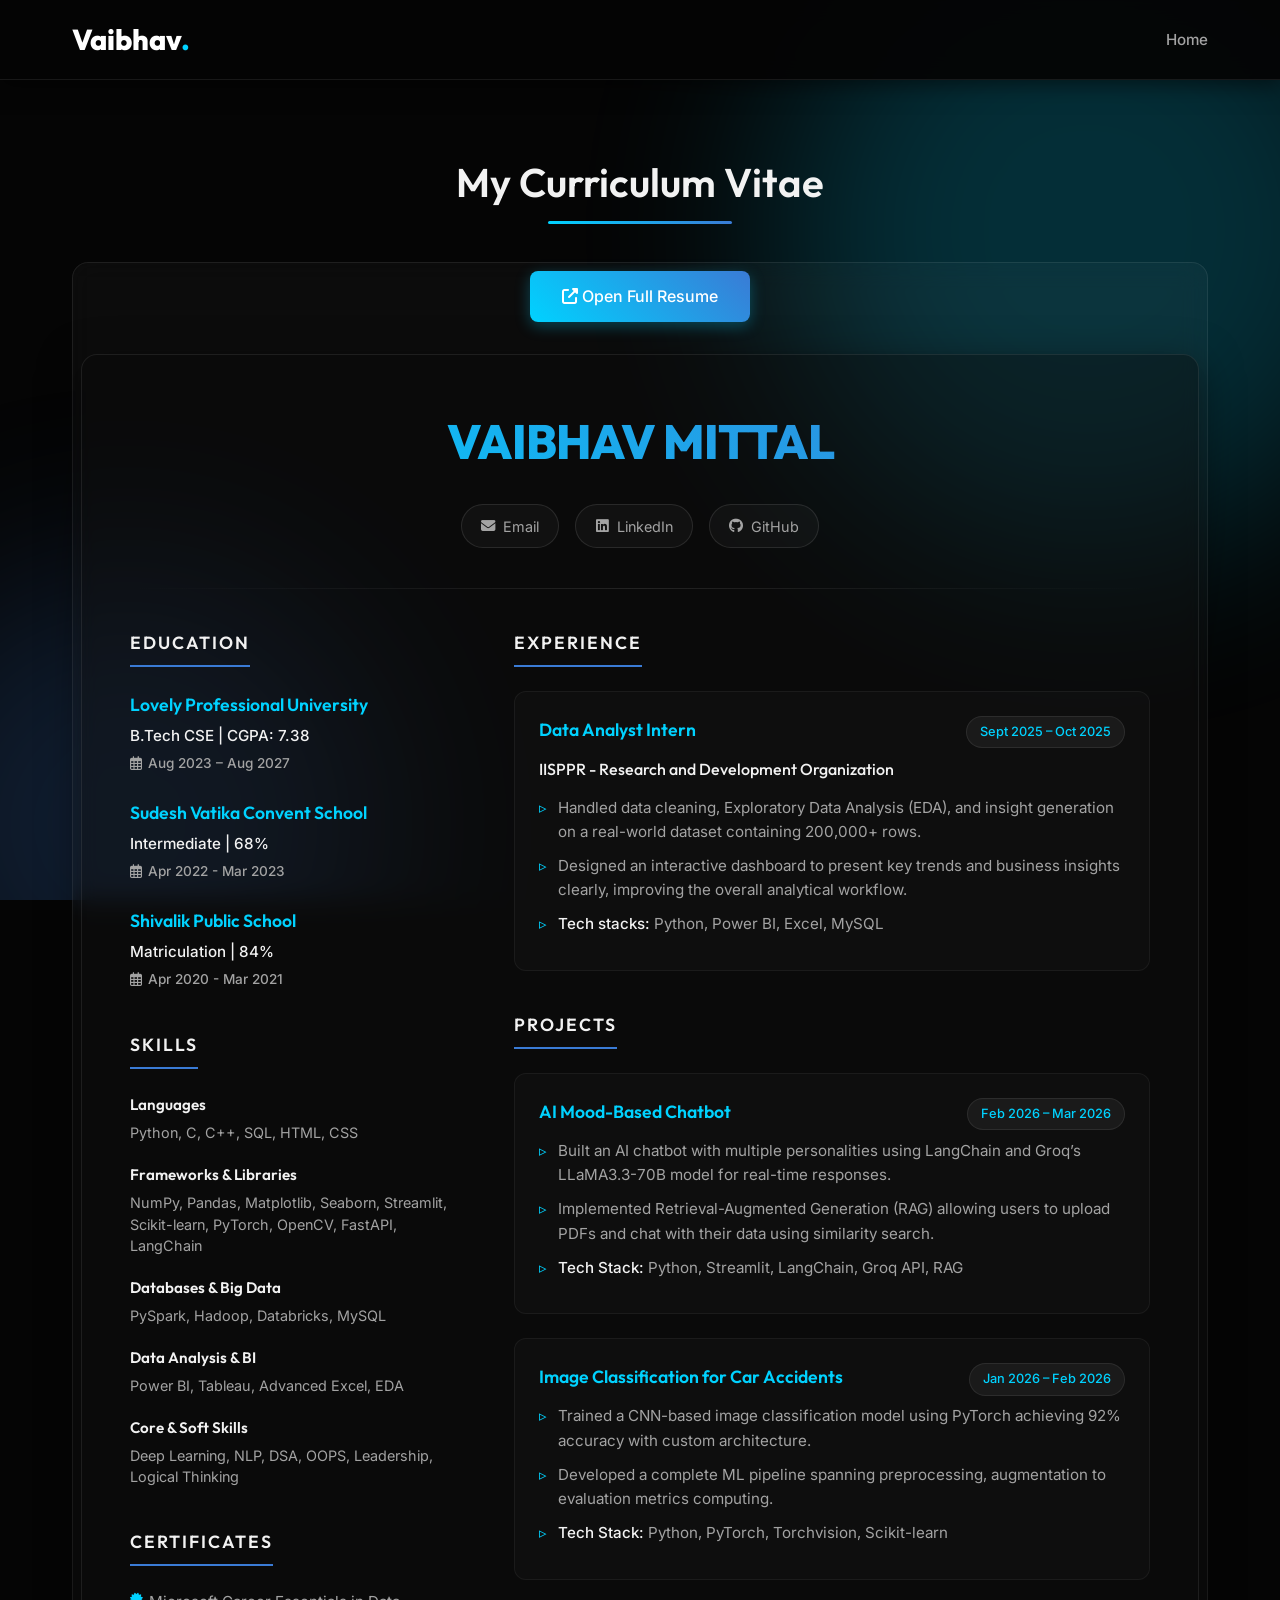
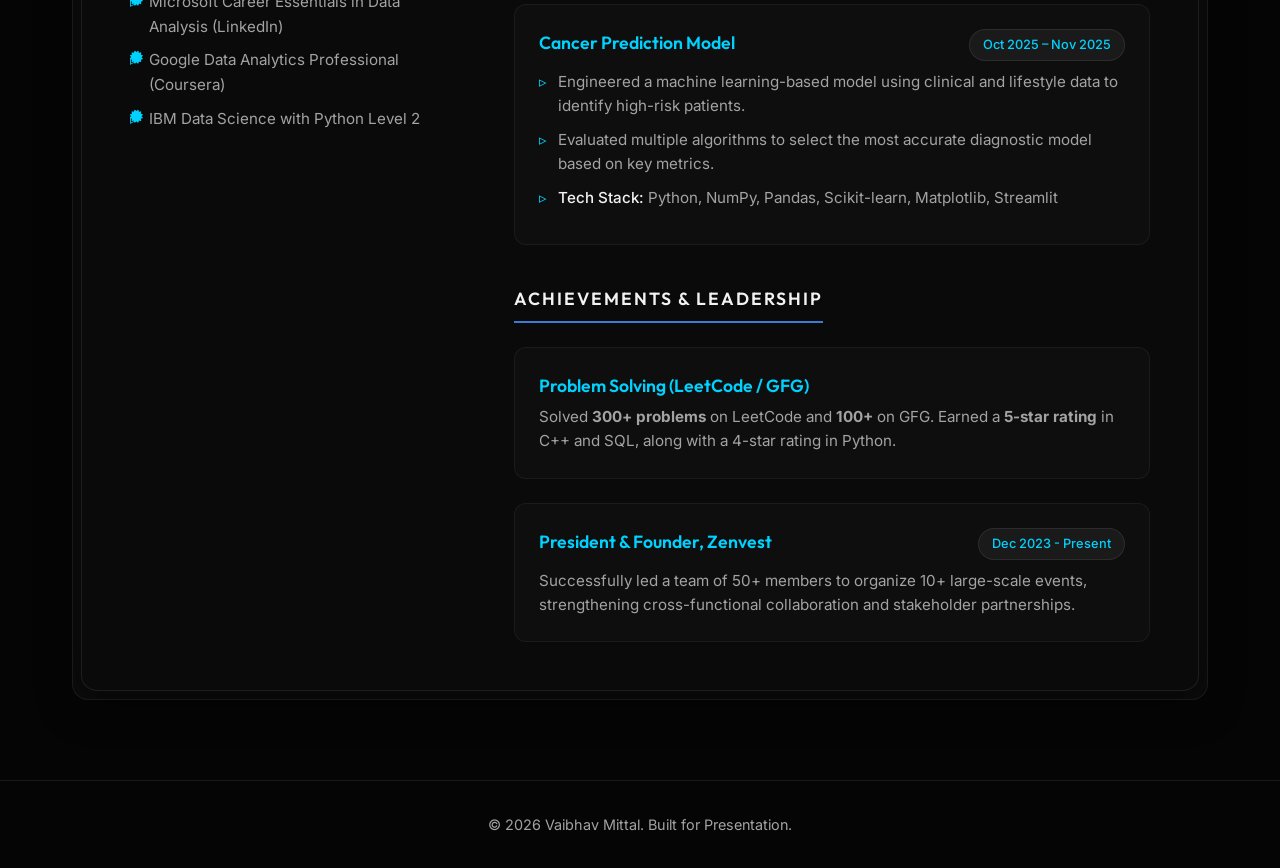
<file: resume.html>
<!DOCTYPE html>
<html lang="en">

<head>
    <meta charset="UTF-8">
    <meta name="viewport" content="width=device-width, initial-scale=1.0">
    <title>Resume | Vaibhav Mittal</title>
    <!-- Fonts -->
    <link rel="preconnect" href="https://fonts.googleapis.com">
    <link rel="preconnect" href="https://fonts.gstatic.com" crossorigin>
    <link
        href="https://fonts.googleapis.com/css2?family=Inter:wght@300;400;500&family=Outfit:wght@400;600;800&display=swap"
        rel="stylesheet">
    <!-- Icons -->
    <link rel="stylesheet" href="https://cdnjs.cloudflare.com/ajax/libs/font-awesome/6.4.0/css/all.min.css">
    <!-- Styles -->
    <link rel="stylesheet" href="style.css">
    <style>
        .resume-page-header {
            padding-top: 150px;
            padding-bottom: 2rem;
            min-height: calc(100vh - 80px);
        }

        .navbar.scrolled {
            box-shadow: 0 5px 20px rgba(0, 0, 0, 0.5);
        }
    </style>
</head>

<body>
    <div class="background-blobs">
        <div class="blob circle-1"></div>
        <div class="blob circle-2"></div>
    </div>

    <!-- Navigation -->
    <nav class="navbar relative-z scrolled"
        style="background: rgba(5, 5, 5, 0.95); box-shadow: 0 5px 20px rgba(0,0,0,0.5);">
        <div class="nav-container">
            <a href="index.html" class="logo">Vaibhav<span>.</span></a>
            <ul class="nav-links">
                <li><a href="index.html">Home</a></li>
            </ul>
        </div>
    </nav>

    <main class="relative-z resume-page-header">
        <div class="container text-center">
            <h1 class="section-title">My Curriculum Vitae</h1>

            <div class="resume-wrapper glass-card">
                <div class="resume-actions" style="margin-bottom: 2rem;">
                    <a href="Vaibhav_Mittal_Resume.pdf" class="btn btn-primary" target="_blank">
                        <i class="fas fa-external-link-alt"></i> Open Full Resume
                    </a>
                </div>
                <div class="resume-content text-left">
                    <header class="resume-header">
                        <h1 class="resume-name gradient-text">Vaibhav Mittal</h1>
                        <div class="resume-contact-pills">
                            <a href="mailto:vaibhavmittal55552@gmail.com" class="pill"><i class="fas fa-envelope"></i>
                                Email</a>
                            <a href="https://linkedin.com/in/vaibhavmittal55552" target="_blank" class="pill"><i
                                    class="fab fa-linkedin"></i> LinkedIn</a>
                            <a href="https://github.com/VaibhavMittalData" target="_blank" class="pill"><i
                                    class="fab fa-github"></i> GitHub</a>
                            <!-- Phone removed for privacy -->
                        </div>
                    </header>

                    <hr class="resume-divider">

                    <div class="resume-grid">
                        <!-- LEFT COLUMN -->
                        <aside class="resume-sidebar">
                            <!-- Education -->
                            <section class="resume-section">
                                <h2 class="resume-section-title">EDUCATION</h2>
                                <div class="resume-item">
                                    <h3 class="resume-item-title">Lovely Professional University</h3>
                                    <p class="resume-item-subtitle">B.Tech CSE | CGPA: 7.38</p>
                                    <span class="resume-date"><i class="far fa-calendar-alt"></i> Aug 2023 – Aug
                                        2027</span>
                                </div>
                                <div class="resume-item mt-3">
                                    <h3 class="resume-item-title">Sudesh Vatika Convent School</h3>
                                    <p class="resume-item-subtitle">Intermediate | 68%</p>
                                    <span class="resume-date"><i class="far fa-calendar-alt"></i> Apr 2022 - Mar
                                        2023</span>
                                </div>
                                <div class="resume-item mt-3">
                                    <h3 class="resume-item-title">Shivalik Public School</h3>
                                    <p class="resume-item-subtitle">Matriculation | 84%</p>
                                    <span class="resume-date"><i class="far fa-calendar-alt"></i> Apr 2020 - Mar
                                        2021</span>
                                </div>
                            </section>

                            <!-- Skills -->
                            <section class="resume-section">
                                <h2 class="resume-section-title">SKILLS</h2>
                                <div class="skill-group">
                                    <h4>Languages</h4>
                                    <p>Python, C, C++, SQL, HTML, CSS</p>
                                </div>
                                <div class="skill-group">
                                    <h4>Frameworks & Libraries</h4>
                                    <p>NumPy, Pandas, Matplotlib, Seaborn, Streamlit, Scikit-learn, PyTorch, OpenCV,
                                        FastAPI, LangChain</p>
                                </div>
                                <div class="skill-group">
                                    <h4>Databases & Big Data</h4>
                                    <p>PySpark, Hadoop, Databricks, MySQL</p>
                                </div>
                                <div class="skill-group">
                                    <h4>Data Analysis & BI</h4>
                                    <p>Power BI, Tableau, Advanced Excel, EDA</p>
                                </div>
                                <div class="skill-group">
                                    <h4>Core & Soft Skills</h4>
                                    <p>Deep Learning, NLP, DSA, OOPS, Leadership, Logical Thinking</p>
                                </div>
                            </section>

                            <!-- Certifications -->
                            <section class="resume-section" style="margin-bottom: 0;">
                                <h2 class="resume-section-title">CERTIFICATES</h2>
                                <ul class="resume-bullet-list">
                                    <li><i class="fas fa-certificate text-accent"></i> Microsoft Career Essentials in
                                        Data Analysis (LinkedIn)</li>
                                    <li><i class="fas fa-certificate text-accent"></i> Google Data Analytics
                                        Professional (Coursera)</li>
                                    <li><i class="fas fa-certificate text-accent"></i> IBM Data Science with Python
                                        Level 2</li>
                                </ul>
                            </section>
                        </aside>

                        <!-- RIGHT COLUMN -->
                        <div class="resume-main-col">
                            <!-- Internship -->
                            <section class="resume-section">
                                <h2 class="resume-section-title">EXPERIENCE</h2>
                                <div class="resume-item block-glass">
                                    <div class="resume-item-header-flex">
                                        <h3 class="resume-item-title">Data Analyst Intern</h3>
                                        <span class="resume-date-badge">Sept 2025 – Oct 2025</span>
                                    </div>
                                    <h4 class="resume-item-company">IISPPR - Research and Development Organization</h4>
                                    <ul class="resume-bullet-list mt-2">
                                        <li>Handled data cleaning, Exploratory Data Analysis (EDA), and insight
                                            generation on a real-world dataset containing 200,000+ rows.</li>
                                        <li>Designed an interactive dashboard to present key trends and business
                                            insights clearly, improving the overall analytical workflow.</li>
                                        <li><strong>Tech stacks:</strong> Python, Power BI, Excel, MySQL</li>
                                    </ul>
                                </div>
                            </section>

                            <!-- Projects -->
                            <section class="resume-section">
                                <h2 class="resume-section-title">PROJECTS</h2>

                                <div class="resume-item block-glass">
                                    <div class="resume-item-header-flex">
                                        <h3 class="resume-item-title">AI Mood-Based Chatbot</h3>
                                        <span class="resume-date-badge">Feb 2026 – Mar 2026</span>
                                    </div>
                                    <ul class="resume-bullet-list mt-2">
                                        <li>Built an AI chatbot with multiple personalities using LangChain and Groq’s
                                            LLaMA3.3-70B model for real-time responses.</li>
                                        <li>Implemented Retrieval-Augmented Generation (RAG) allowing users to upload
                                            PDFs and chat with their data using similarity search.</li>
                                        <li><strong>Tech Stack:</strong> Python, Streamlit, LangChain, Groq API, RAG
                                        </li>
                                    </ul>
                                </div>

                                <div class="resume-item block-glass mt-3">
                                    <div class="resume-item-header-flex">
                                        <h3 class="resume-item-title">Image Classification for Car Accidents</h3>
                                        <span class="resume-date-badge">Jan 2026 – Feb 2026</span>
                                    </div>
                                    <ul class="resume-bullet-list mt-2">
                                        <li>Trained a CNN-based image classification model using PyTorch achieving 92%
                                            accuracy with custom architecture.</li>
                                        <li>Developed a complete ML pipeline spanning preprocessing, augmentation to
                                            evaluation metrics computing.</li>
                                        <li><strong>Tech Stack:</strong> Python, PyTorch, Torchvision, Scikit-learn</li>
                                    </ul>
                                </div>

                                <div class="resume-item block-glass mt-3">
                                    <div class="resume-item-header-flex">
                                        <h3 class="resume-item-title">Cancer Prediction Model</h3>
                                        <span class="resume-date-badge">Oct 2025 – Nov 2025</span>
                                    </div>
                                    <ul class="resume-bullet-list mt-2">
                                        <li>Engineered a machine learning-based model using clinical and lifestyle data
                                            to identify high-risk patients.</li>
                                        <li>Evaluated multiple algorithms to select the most accurate diagnostic model
                                            based on key metrics.</li>
                                        <li><strong>Tech Stack:</strong> Python, NumPy, Pandas, Scikit-learn,
                                            Matplotlib, Streamlit</li>
                                    </ul>
                                </div>
                            </section>

                            <!-- Achievements -->
                            <section class="resume-section" style="margin-bottom: 0;">
                                <h2 class="resume-section-title">ACHIEVEMENTS & LEADERSHIP</h2>
                                <div class="resume-item block-glass">
                                    <h3 class="resume-item-title">Problem Solving (LeetCode / GFG)</h3>
                                    <p class="resume-text mt-1">Solved <strong>300+ problems</strong> on LeetCode and
                                        <strong>100+</strong> on GFG. Earned a <strong>5-star rating</strong> in C++ and
                                        SQL, along with a 4-star rating in Python.</p>
                                </div>
                                <div class="resume-item block-glass mt-3">
                                    <div class="resume-item-header-flex">
                                        <h3 class="resume-item-title">President & Founder, Zenvest</h3>
                                        <span class="resume-date-badge">Dec 2023 - Present</span>
                                    </div>
                                    <p class="resume-text mt-1">Successfully led a team of 50+ members to organize 10+
                                        large-scale events, strengthening cross-functional collaboration and stakeholder
                                        partnerships.</p>
                                </div>
                            </section>
                        </div>
                    </div>
                </div>
            </div>
        </div>
    </main>

    <footer class="footer mt-5">
        <p>&copy; 2026 Vaibhav Mittal. Built for Presentation.</p>
    </footer>
</body>

</html>
</file>
<file: style.css>
/* Color Palette & Variables */
:root {
    --bg-color: #050505;
    --text-primary: #f2f2f2;
    --text-secondary: #a3a3a3;
    --accent-blue: #00d2ff;
    --accent-purple: #3a7bd5;
    --glass-bg: rgba(255, 255, 255, 0.03);
    --glass-border: rgba(255, 255, 255, 0.08);
    --hover-bg: rgba(255, 255, 255, 0.07);
    --font-heading: 'Outfit', sans-serif;
    --font-body: 'Inter', sans-serif;
    --blur: blur(12px);
    --transition: all 0.3s cubic-bezier(0.25, 0.8, 0.25, 1);
}

/* Reset & Base */
* {
    margin: 0;
    padding: 0;
    box-sizing: border-box;
}

html {
    scroll-behavior: smooth;
}

body {
    background-color: var(--bg-color);
    color: var(--text-primary);
    font-family: var(--font-body);
    line-height: 1.6;
    overflow-x: hidden;
}

/* Utility Classes */
.container {
    max-width: 1200px;
    margin: 0 auto;
    padding: 0 2rem;
}

.section-spacing {
    padding: 6rem 0;
}

section {
    scroll-margin-top: 80px;
}

.relative-z {
    position: relative;
    z-index: 10;
}

.text-center {
    text-align: center;
}

.mt-3 {
    margin-top: 1.5rem;
}

.mt-4 {
    margin-top: 2rem;
}

.mt-5 {
    margin-top: 3rem;
}

/* Typography */
h1,
h2,
h3,
h4,
.logo {
    font-family: var(--font-heading);
    font-weight: 600;
}

.section-title {
    font-size: 2.5rem;
    margin-bottom: 3rem;
    position: relative;
    display: inline-block;
}

.section-title::after {
    content: '';
    position: absolute;
    bottom: -10px;
    left: 0;
    width: 50%;
    height: 3px;
    background: linear-gradient(90deg, var(--accent-blue), var(--accent-purple));
    border-radius: 5px;
}

.text-center .section-title::after {
    left: 25%;
}

.gradient-text {
    background: linear-gradient(45deg, var(--accent-blue), var(--accent-purple));
    -webkit-background-clip: text;
    -webkit-text-fill-color: transparent;
    background-clip: text;
}

.text-accent {
    color: var(--accent-blue);
}

/* Glassmorphism Classes */
.glass-card {
    background: var(--glass-bg);
    backdrop-filter: var(--blur);
    -webkit-backdrop-filter: var(--blur);
    border: 1px solid var(--glass-border);
    border-radius: 16px;
    padding: 2rem;
    transition: var(--transition);
}

.glass-card:hover {
    background: var(--hover-bg);
    border-color: rgba(255, 255, 255, 0.2);
    transform: translateY(-5px);
    box-shadow: 0 10px 30px rgba(0, 0, 0, 0.5);
}

/* Background Blobs */
.background-blobs {
    position: fixed;
    top: 0;
    left: 0;
    width: 100vw;
    height: 100vh;
    z-index: 0;
    overflow: hidden;
    pointer-events: none;
}

.blob {
    position: absolute;
    border-radius: 50%;
    filter: blur(100px);
    opacity: 0.2;
    animation: float 20s infinite alternate ease-in-out;
}

.circle-1 {
    top: -10%;
    right: -10%;
    width: 50vw;
    height: 50vw;
    background: var(--accent-blue);
}

.circle-2 {
    bottom: -20%;
    left: -10%;
    width: 40vw;
    height: 40vw;
    background: var(--accent-purple);
    animation-delay: -5s;
}

@keyframes float {
    0% {
        transform: translate(0, 0) scale(1);
    }

    100% {
        transform: translate(-50px, 50px) scale(1.1);
    }
}

/* Navbar */
.navbar {
    position: fixed;
    top: 0;
    width: 100%;
    height: 80px;
    display: flex;
    align-items: center;
    background: rgba(5, 5, 5, 0.7);
    backdrop-filter: var(--blur);
    -webkit-backdrop-filter: var(--blur);
    border-bottom: 1px solid var(--glass-border);
    transition: var(--transition);
    z-index: 1000;
}

.navbar.scrolled {
    box-shadow: 0 5px 20px rgba(0, 0, 0, 0.5);
}

.nav-container {
    width: 100%;
    max-width: 1200px;
    margin: 0 auto;
    padding: 0 2rem;
    display: flex;
    justify-content: space-between;
    align-items: center;
}

.logo {
    font-size: 1.8rem;
    color: #fff;
    text-decoration: none;
    font-weight: 800;
}

.logo span {
    color: var(--accent-blue);
}

.nav-links {
    display: flex;
    list-style: none;
    gap: 2rem;
}

.nav-links a {
    color: var(--text-secondary);
    text-decoration: none;
    font-size: 0.95rem;
    font-weight: 500;
    transition: var(--transition);
}

.nav-links a:hover,
.nav-links a.active {
    color: var(--text-primary);
}

.menu-toggle {
    display: none;
    font-size: 1.5rem;
    cursor: pointer;
    color: var(--text-primary);
}

/* Buttons */
.btn {
    display: inline-block;
    padding: 0.8rem 2rem;
    border-radius: 8px;
    font-family: var(--font-body);
    font-weight: 500;
    text-decoration: none;
    transition: var(--transition);
    cursor: pointer;
    border: none;
}

.btn-primary {
    background: linear-gradient(45deg, var(--accent-blue), var(--accent-purple));
    color: #fff;
    box-shadow: 0 4px 15px rgba(0, 210, 255, 0.3);
}

.btn-primary:hover {
    transform: translateY(-2px);
    box-shadow: 0 6px 20px rgba(0, 210, 255, 0.4);
}

.btn-outline {
    background: transparent;
    color: var(--text-primary);
    border: 1px solid rgba(255, 255, 255, 0.2);
}

.btn-outline:hover {
    background: rgba(255, 255, 255, 0.05);
    border-color: rgba(255, 255, 255, 0.4);
}

/* Hero Section */
.hero {
    min-height: 100vh;
    display: flex;
    align-items: center;
    padding-top: 80px;
}

.hero-content {
    width: 100%;
}

.hero-grid {
    display: flex;
    align-items: center;
    justify-content: space-between;
    gap: 4rem;
    width: 100%;
}

.hero-text {
    flex: 1;
    max-width: 650px;
}

.hero-image-wrapper {
    position: relative;
    width: 320px;
    height: 320px;
    display: flex;
    justify-content: center;
    align-items: center;
    flex-shrink: 0;
}

.glowing-ring {
    position: absolute;
    width: 100%;
    height: 100%;
    border-radius: 50%;
    background: linear-gradient(45deg, var(--accent-blue), var(--accent-purple));
    filter: blur(25px);
    opacity: 0.6;
    animation: pulse-ring 4s infinite alternate;
}

.hero-image-container {
    width: 100%;
    height: 100%;
    position: relative;
    z-index: 2;
    border-radius: 50%;
    background: transparent;
    padding: 8px;
    /* Gap between image and boundary */
    display: flex;
    justify-content: center;
    align-items: center;
}

.hero-image-container::before {
    content: '';
    position: absolute;
    inset: 0;
    border-radius: 50%;
    border: 4px dashed var(--accent-blue);
    border-right-color: var(--accent-purple);
    border-bottom-color: transparent;
    animation: rotate-border 10s linear infinite;
    z-index: -1;
}

.hero-image-container img {
    width: 100%;
    height: 100%;
    border-radius: 50%;
    object-fit: cover;
    object-position: center top;
    z-index: 1;
    filter: drop-shadow(0 10px 15px rgba(0, 0, 0, 0.5));
    /* Premium Studio Background */
    background:
        radial-gradient(circle at 70% 30%, rgba(0, 210, 255, 0.15) 0%, transparent 60%),
        radial-gradient(circle at 30% 70%, rgba(138, 43, 226, 0.15) 0%, transparent 60%),
        linear-gradient(145deg, #1e2235 0%, #0b0d14 100%);
}

@keyframes rotate-border {
    100% {
        transform: rotate(360deg);
    }
}

@keyframes pulse-ring {
    0% {
        transform: scale(0.9);
        opacity: 0.5;
    }

    100% {
        transform: scale(1.05);
        opacity: 0.8;
    }
}

@media (max-width: 900px) {
    .hero-grid {
        flex-direction: column-reverse;
        text-align: center;
        gap: 3rem;
    }

    .hero-actions {
        justify-content: center;
    }

    .hero-image-wrapper {
        width: 250px;
        height: 250px;
    }
}

.greeting {
    color: var(--accent-blue);
    font-family: var(--font-body);
    font-weight: 500;
    font-size: 1.1rem;
    display: block;
    margin-bottom: 1rem;
    letter-spacing: 1px;
}

.hero h1 {
    font-size: clamp(3rem, 8vw, 5rem);
    line-height: 1.1;
    margin-bottom: 1rem;
    font-weight: 800;
}

.role {
    font-size: clamp(1.5rem, 4vw, 2.5rem);
    color: var(--text-secondary);
    margin-bottom: 1.5rem;
}

.summary-text {
    font-size: 1.1rem;
    color: var(--text-secondary);
    margin-bottom: 2.5rem;
    max-width: 600px;
}

.hero-actions {
    display: flex;
    gap: 1rem;
    flex-wrap: wrap;
}

/* About Grid */
.about-grid {
    display: grid;
    grid-template-columns: 1fr;
    gap: 2rem;
}

.about-text p {
    font-size: 1.1rem;
    color: var(--text-secondary);
    margin-bottom: 1rem;
}

.about-text strong {
    color: var(--text-primary);
}

.contact-mini {
    margin-top: 2rem;
    display: flex;
    flex-direction: column;
    gap: 0.5rem;
    color: var(--text-secondary);
}

.contact-mini i {
    color: var(--accent-blue);
    width: 20px;
}

/* Skills Grid */
.skills-grid {
    display: flex;
    flex-wrap: wrap;
    justify-content: center;
    gap: 2rem;
    align-items: flex-start;
}

.skill-category {
    width: calc(50% - 1rem);
    /* Exactly 2 columns across */
    margin-bottom: 0;
    display: flex;
    flex-direction: column;
}

.card-full-width {
    width: 100%;
}

.skill-category h3 {
    font-size: 1.2rem;
    margin-bottom: 1.5rem;
    display: flex;
    justify-content: center;
    align-items: center;
    gap: 0.8rem;
}

.skill-category h3 i {
    color: var(--accent-purple);
}

.pill-container {
    display: flex;
    flex-wrap: wrap;
    justify-content: center;
    gap: 0.8rem;
}

.pill {
    background: rgba(255, 255, 255, 0.05);
    border: 1px solid rgba(255, 255, 255, 0.1);
    padding: 0.5rem 1rem;
    border-radius: 30px;
    font-size: 0.9rem;
    color: var(--text-secondary);
    transition: var(--transition);
}

.pill:hover {
    background: rgba(255, 255, 255, 0.1);
    color: var(--accent-blue);
    border-color: var(--accent-blue);
}

/* Experience */
.timeline {
    position: relative;
    max-width: 800px;
    margin: 0 auto;
}

.timeline::before {
    content: '';
    position: absolute;
    top: 0;
    left: 20px;
    height: 100%;
    width: 2px;
    background: var(--glass-border);
}

.timeline-item {
    position: relative;
    margin-left: 50px;
    margin-bottom: 2rem;
}

.timeline-item::before {
    content: '';
    position: absolute;
    left: -35px;
    top: 30px;
    width: 12px;
    height: 12px;
    border-radius: 50%;
    background: var(--accent-blue);
    box-shadow: 0 0 10px var(--accent-blue);
}

.timeline-date {
    font-family: var(--font-body);
    font-size: 0.9rem;
    color: var(--accent-purple);
    margin-bottom: 0.5rem;
    font-weight: 500;
}

.timeline-item h3 {
    font-size: 1.3rem;
    color: var(--text-primary);
}

.timeline-item h4 {
    font-size: 1rem;
    color: var(--text-secondary);
    font-weight: 400;
    margin-bottom: 1rem;
}

.timeline-item ul {
    list-style-type: none;
}

.timeline-item li {
    color: var(--text-secondary);
    font-size: 0.95rem;
    margin-bottom: 0.5rem;
    position: relative;
    padding-left: 15px;
}

.timeline-item li::before {
    content: '▹';
    position: absolute;
    left: 0;
    color: var(--accent-blue);
}

/* Projects */
.projects-grid {
    display: grid;
    grid-template-columns: repeat(auto-fit, minmax(320px, 1fr));
    gap: 2rem;
}

.project-card {
    display: flex;
    flex-direction: column;
    height: 100%;
}

.project-header {
    display: flex;
    justify-content: space-between;
    align-items: flex-start;
    margin-bottom: 1rem;
}

.project-header h3 {
    font-size: 1.3rem;
    max-width: 70%;
}

.project-date {
    font-size: 0.8rem;
    color: var(--accent-purple);
}

.project-content p {
    color: var(--text-secondary);
    font-size: 0.95rem;
    margin-bottom: 1.5rem;
    flex-grow: 1;
}

.tech-stack {
    display: flex;
    flex-wrap: wrap;
    gap: 0.5rem;
    margin-bottom: 1.5rem;
}

.tech-stack span {
    font-family: var(--font-body);
    font-size: 0.8rem;
    color: var(--text-secondary);
    background: rgba(255, 255, 255, 0.05);
    padding: 0.2rem 0.6rem;
    border-radius: 4px;
}

.github-link {
    color: var(--text-primary);
    text-decoration: none;
    font-size: 0.95rem;
    display: inline-flex;
    align-items: center;
    gap: 0.5rem;
    transition: var(--transition);
}

.github-link:hover {
    color: var(--accent-blue);
}

/* Activities & Split Grid */
.split-grid {
    display: grid;
    grid-template-columns: 1fr 1fr;
    gap: 3rem;
}

.cert-list {
    list-style: none;
    display: flex;
    flex-direction: column;
    gap: 1rem;
}

.cert-card-modern {
    display: flex;
    flex-direction: row;
    align-items: center;
    gap: 1.5rem;
    padding: 1.2rem;
    transition: var(--transition);
}

.cert-img-wrapper {
    width: 120px;
    height: 80px;
    flex-shrink: 0;
    border-radius: 8px;
    overflow: hidden;
    border: 1px solid rgba(255, 255, 255, 0.1);
    background: rgba(0, 0, 0, 0.2);
    display: flex;
    justify-content: center;
    align-items: center;
}

.cert-img-wrapper img {
    width: 100%;
    height: 100%;
    object-fit: contain;
    padding: 4px;
    transition: transform 0.4s ease;
}

.cert-card-modern:hover .cert-img-wrapper img {
    transform: scale(1.05); /* Subtle zoom on hover */
}

.cert-content {
    flex-grow: 1;
}

.cert-content h4 {
    font-size: 1.05rem;
    margin-bottom: 0.4rem;
    color: var(--text-primary);
    line-height: 1.4;
}

.cert-content .small-text {
    font-size: 0.9rem;
    color: var(--text-secondary);
}

.cert-content .small-text i {
    color: var(--accent-blue);
    margin-right: 0.4rem;
}

.extras-grid {
    display: grid;
    grid-template-columns: repeat(auto-fit, minmax(280px, 1fr));
    gap: 1.5rem;
}

.extra-card {
    text-align: center;
    padding: 1.5rem;
}

.extra-card h3 {
    font-size: 1.1rem;
    margin-bottom: 1rem;
}

.status-badge {
    display: inline-block;
    background: rgba(0, 210, 255, 0.1);
    color: var(--accent-blue);
    padding: 0.3rem 0.8rem;
    border-radius: 20px;
    font-size: 0.8rem;
    margin-bottom: 1rem;
    border: 1px solid rgba(0, 210, 255, 0.2);
}

.small-text {
    font-size: 0.85rem;
    color: var(--text-secondary);
}

/* Resume Section */
.resume-wrapper {
    padding: 0.5rem;
}

.resume-viewer {
    width: 100%;
    height: 75vh;
    min-height: 600px;
    border-radius: 12px;
    overflow: hidden;
    border: 1px solid var(--glass-border);
    background-color: #222;
}

.resume-viewer iframe {
    width: 100%;
    height: 100%;
    border: none;
    background-color: #f5f5f5;
}

/* Resume Grid Layout Styles */
.resume-content {
    background: rgba(10, 10, 10, 0.4);
    border-radius: 16px;
    padding: 3rem;
    text-align: left;
    border: 1px solid var(--glass-border);
    box-shadow: 0 10px 40px rgba(0, 0, 0, 0.5);
}

.resume-header {
    text-align: center;
    margin-bottom: 2rem;
}

.resume-name {
    font-size: 3rem;
    font-weight: 800;
    letter-spacing: -1px;
    margin-bottom: 1.5rem;
    text-transform: uppercase;
}

.resume-contact-pills {
    display: flex;
    flex-wrap: wrap;
    justify-content: center;
    gap: 1rem;
}

.resume-contact-pills .pill {
    padding: 0.6rem 1.2rem;
    background: rgba(255, 255, 255, 0.03);
    border: 1px solid rgba(255, 255, 255, 0.1);
    border-radius: 30px;
    font-size: 0.9rem;
    color: var(--text-secondary);
    text-decoration: none;
    display: inline-flex;
    align-items: center;
    gap: 0.5rem;
    transition: var(--transition);
}

.resume-contact-pills .pill:hover {
    background: rgba(255, 255, 255, 0.08);
    color: var(--accent-blue);
    border-color: var(--accent-blue);
    transform: translateY(-2px);
}

.resume-divider {
    border: none;
    height: 1px;
    background: linear-gradient(90deg, transparent, rgba(255, 255, 255, 0.1), transparent);
    margin: 2.5rem 0;
}

.resume-grid {
    display: grid;
    grid-template-columns: 320px 1fr;
    gap: 4rem;
}

.resume-section {
    margin-bottom: 2.5rem;
}

.resume-section-title {
    font-size: 1.1rem;
    color: var(--text-primary);
    text-transform: uppercase;
    letter-spacing: 2px;
    border-bottom: 2px solid var(--accent-purple);
    padding-bottom: 0.5rem;
    margin-bottom: 1.5rem;
    display: inline-block;
    font-weight: 600;
}

.resume-sidebar .resume-item {
    margin-bottom: 1.5rem;
}

.resume-item-title {
    font-size: 1.1rem;
    color: var(--accent-blue);
    font-weight: 600;
    margin-bottom: 0.3rem;
}

.resume-item-subtitle {
    font-size: 0.95rem;
    color: var(--text-primary);
    margin-bottom: 0.3rem;
    font-weight: 500;
}

.resume-date {
    font-size: 0.85rem;
    color: var(--text-secondary);
    display: flex;
    align-items: center;
    gap: 0.4rem;
    font-weight: 500;
}

.resume-date-badge {
    background: rgba(255, 255, 255, 0.05);
    color: var(--accent-blue);
    padding: 0.3rem 0.8rem;
    border-radius: 20px;
    font-size: 0.8rem;
    font-weight: 500;
    border: 1px solid rgba(255, 255, 255, 0.08);
}

.skill-group {
    margin-bottom: 1.2rem;
}

.skill-group h4 {
    font-size: 0.95rem;
    color: var(--text-primary);
    margin-bottom: 0.3rem;
    font-weight: 600;
}

.skill-group p {
    font-size: 0.9rem;
    color: var(--text-secondary);
    line-height: 1.5;
}

.resume-bullet-list {
    list-style: none;
    padding: 0;
}

.resume-bullet-list li {
    position: relative;
    padding-left: 1.2rem;
    margin-bottom: 0.6rem;
    font-size: 0.95rem;
    color: var(--text-secondary);
    line-height: 1.6;
}

.resume-bullet-list li::before {
    content: '▹';
    position: absolute;
    left: 0;
    color: var(--accent-blue);
}

.resume-bullet-list li i {
    position: absolute;
    left: 0;
    top: 4px;
    font-size: 0.8rem;
    color: var(--accent-blue);
}

.resume-bullet-list li strong {
    color: var(--text-primary);
    font-weight: 500;
}

.block-glass {
    background: rgba(255, 255, 255, 0.02);
    border: 1px solid rgba(255, 255, 255, 0.05);
    padding: 1.5rem;
    border-radius: 12px;
    transition: var(--transition);
}

.block-glass:hover {
    background: rgba(255, 255, 255, 0.04);
    border-color: rgba(255, 255, 255, 0.1);
    transform: translateY(-2px);
    box-shadow: 0 5px 20px rgba(0, 0, 0, 0.2);
}

.resume-item-header-flex {
    display: flex;
    justify-content: space-between;
    align-items: flex-start;
    margin-bottom: 0.5rem;
    flex-wrap: wrap;
    gap: 0.5rem;
}

.resume-item-company {
    font-size: 1rem;
    color: var(--text-primary);
    font-weight: 500;
    margin-bottom: 0.8rem;
}

.resume-text {
    font-size: 0.95rem;
    color: var(--text-secondary);
    line-height: 1.6;
}

@media (max-width: 900px) {
    .resume-grid {
        grid-template-columns: 1fr;
        gap: 2rem;
    }

    .resume-content {
        padding: 2rem;
    }
}

/* Contact */
.contact-subtext {
    font-size: 1.1rem;
    color: var(--text-secondary);
    max-width: 600px;
    margin: 0 auto 2rem;
}

.social-links {
    display: flex;
    justify-content: center;
    gap: 1.5rem;
    flex-wrap: wrap;
}

.social-btn {
    display: inline-flex;
    align-items: center;
    gap: 0.8rem;
    color: var(--text-primary);
    text-decoration: none;
    padding: 1rem 2rem;
    font-weight: 500;
}

.social-btn:hover {
    color: var(--accent-blue);
}

/* Footer */
.footer {
    text-align: center;
    padding: 2rem 0;
    border-top: 1px solid var(--glass-border);
    color: var(--text-secondary);
    font-size: 0.9rem;
    background: var(--bg-color);
}

/* Reveal Animations */
.reveal {
    opacity: 0;
    transform: translateY(30px);
    transition: opacity 0.8s ease, transform 0.8s ease;
}

.reveal.active {
    opacity: 1;
    transform: translateY(0);
}

/* Responsive Styles */
@media (max-width: 900px) {
    .split-grid {
        grid-template-columns: 1fr;
    }

    .skill-category {
        width: 100%;
    }
}

@media (max-width: 768px) {
    .menu-toggle {
        display: block;
    }

    .nav-links {
        position: fixed;
        top: 80px;
        right: -100%;
        height: calc(100vh - 80px);
        width: 100%;
        flex-direction: column;
        background: rgba(5, 5, 5, 0.95);
        backdrop-filter: var(--blur);
        -webkit-backdrop-filter: var(--blur);
        padding: 2rem;
        transition: 0.4s ease-in-out;
        align-items: center;
    }

    .nav-links.active {
        right: 0;
    }

    .hero h1 {
        font-size: 2.5rem;
    }

    .timeline::before {
        left: 20px;
    }

    .timeline-item {
        margin-left: 45px;
    }

    .timeline-item::before {
        left: -30px;
    }
}

/* Splash Screen */
.splash-screen {
    position: fixed;
    top: 0;
    left: 0;
    width: 100vw;
    height: 100vh;
    background-color: var(--bg-color);
    display: flex;
    justify-content: center;
    align-items: center;
    z-index: 9999;
    transition: opacity 0.8s ease, visibility 0.8s ease;
}

.splash-screen.hidden {
    opacity: 0;
    visibility: hidden;
}

.splash-logo {
    width: 250px;
    height: auto;
    border-radius: 20px;
    animation: pulse 2s infinite alternate ease-in-out;
}

@keyframes pulse {
    0% {
        transform: scale(0.95);
        opacity: 0.8;
        filter: drop-shadow(0 0 10px rgba(0, 210, 255, 0.3));
    }

    100% {
        transform: scale(1.05);
        opacity: 1;
        filter: drop-shadow(0 0 30px rgba(58, 123, 213, 0.7));
    }
}
/* Image Modal Structure */
.modal {
    display: none;
    position: fixed;
    z-index: 9999;
    left: 0;
    top: 0;
    width: 100vw;
    height: 100vh;
    background-color: rgba(0, 0, 0, 0.85);
    backdrop-filter: blur(10px);
    -webkit-backdrop-filter: blur(10px);
    justify-content: center;
    align-items: center;
    flex-direction: column;
    opacity: 0;
    transition: opacity 0.3s ease;
}
.modal.show {
    opacity: 1;
}
.modal-content {
    max-width: 90vw;
    max-height: 75vh;
    border-radius: 12px;
    box-shadow: 0 15px 45px rgba(0, 0, 0, 0.6);
    border: 1px solid var(--glass-border);
    transform: scale(0.95);
    transition: transform 0.3s ease;
    object-fit: contain;
}
.modal.show .modal-content {
    transform: scale(1);
}
#modalCaption {
    margin-top: 1.5rem;
    text-align: center;
}
.close-modal {
    position: absolute;
    top: 25px;
    right: 40px;
    color: #f1f1f1;
    font-size: 40px;
    font-weight: bold;
    cursor: pointer;
    transition: var(--transition);
    z-index: 10000;
}
.close-modal:hover,
.close-modal:focus {
    color: var(--accent-purple);
    text-decoration: none;
}
.cert-card-modern {
    cursor: pointer;
}

/* LeetCode Live Stats Card */
.leetcode-header {
    display: flex;
    justify-content: space-between;
    align-items: center;
    margin-bottom: 1.5rem;
}
.leetcode-header h3 {
    margin-bottom: 0;
    display: flex;
    align-items: center;
}
.leetcode-stats {
    display: flex;
    align-items: center;
    gap: 1.5rem;
    padding: 1rem;
    background: rgba(0, 0, 0, 0.2);
    border-radius: 12px;
    border: 1px solid rgba(255,255,255,0.05);
}
.lc-stat-circle {
    display: flex;
    flex-direction: column;
    justify-content: center;
    align-items: center;
    width: 90px;
    height: 90px;
    border-radius: 50%;
    background: conic-gradient(#ffa116 0%, #ffc01e 100%);
    box-shadow: 0 0 15px rgba(255, 161, 22, 0.2);
    flex-shrink: 0;
}
.lc-stat-circle .lc-total {
    font-size: 1.8rem;
    font-weight: 800;
    color: #1a1a1a;
    line-height: 1;
}
.lc-stat-circle .lc-label {
    font-size: 0.70rem;
    text-transform: uppercase;
    letter-spacing: 0.5px;
    color: #1a1a1a;
    font-weight: 600;
    margin-top: 2px;
}
.lc-breakdown {
    flex-grow: 1;
    display: flex;
    flex-direction: column;
    gap: 0.6rem;
}
.lc-item {
    display: flex;
    justify-content: space-between;
    padding-bottom: 5px;
    border-bottom: 1px solid rgba(255,255,255,0.1);
    font-size: 0.95rem;
}
.lc-item:last-child {
    border-bottom: none;
    padding-bottom: 0;
}
.lc-item.easy strong { color: #00b8a3; }
.lc-item.medium strong { color: #ffc01e; }
.lc-item.hard strong { color: #ff375f; }
.btn-sm {
    padding: 0.4rem 0.8rem !important;
    font-size: 0.80rem !important;
}
.loading-stats {
    width: 100%;
    text-align: center;
    color: #ffa116;
    padding: 1rem 0;
}

/* Contact Form Styling */
.contact-form-container {
    max-width: 600px;
    margin: 0 auto;
    text-align: left;
}
.glass-form {
    background: rgba(255, 255, 255, 0.03);
    backdrop-filter: blur(10px);
    border: 1px solid rgba(255, 255, 255, 0.1);
    padding: 2.5rem;
    border-radius: 16px;
    box-shadow: 0 4px 30px rgba(0, 0, 0, 0.2);
}
.form-group {
    margin-bottom: 1.5rem;
}
.form-control {
    width: 100%;
    padding: 1rem 1.2rem;
    background: rgba(0, 0, 0, 0.2);
    border: 1px solid rgba(255, 255, 255, 0.1);
    border-radius: 8px;
    color: var(--text-primary);
    font-size: 1rem;
    font-family: inherit;
    transition: all 0.3s ease;
}
.form-control::placeholder {
    color: rgba(255, 255, 255, 0.5);
}
.form-control:focus {
    outline: none;
    border-color: var(--accent-blue);
    box-shadow: 0 0 15px rgba(0, 210, 255, 0.15);
    background: rgba(0, 0, 0, 0.4);
}
.btn-submit {
    width: 100%;
    margin-top: 1rem;
    display: flex;
    justify-content: center;
    gap: 10px;
    align-items: center;
    font-size: 1.1rem;
    padding: 1rem;
}
.mb-4 {
    margin-bottom: 3rem;
}
/* Contact Grid Refactor */
.contact-form-container { max-width: 900px !important; }
.form-grid { display: grid; grid-template-columns: 1fr 1fr; gap: 1.5rem; }
.form-col { display: flex; flex-direction: column; }
.h-100 { height: 100%; }
textarea.h-100 { min-height: 235px; resize: none; }
.btn-submit.mt-4 { margin-top: 2rem; }
@media (max-width: 768px) {
    .form-grid { grid-template-columns: 1fr; }
    textarea.h-100 { min-height: 150px; }
    .form-group[style*='margin-bottom: 0'] { margin-bottom: 1.5rem !important; }
}
/* Modern Split Contact Layout */
.contact-split-grid {
    display: grid;
    grid-template-columns: 1fr 1.3fr;
    gap: 4rem;
    padding: 4rem;
    border-radius: 20px;
    background: rgba(255, 255, 255, 0.02);
    backdrop-filter: blur(10px);
    box-shadow: 0 10px 40px rgba(0, 0, 0, 0.2);
    border: 1px solid rgba(255,255,255,0.05);
    text-align: left;
}
.contact-left {
    display: flex;
    flex-direction: column;
}
.contact-heading {
    font-size: 3.5rem;
    line-height: 1.1;
    font-weight: 800;
    margin-bottom: 2rem;
    color: var(--text-primary);
    text-transform: lowercase;
}
.contact-body {
    font-size: 1.05rem;
    color: var(--text-secondary);
    line-height: 1.6;
}
.contact-info-item:hover, .contact-info-item:hover i {
    color: var(--accent-blue) !important;
}
.form-input {
    width: 100%;
    padding: 1.2rem 1.2rem;
    background: rgba(0, 0, 0, 0.3);
    border: 1px solid rgba(255,255,255,0.1);
    border-radius: 6px;
    color: var(--text-primary);
    font-size: 0.95rem;
    transition: all 0.3s;
}
.form-input::placeholder {
    color: rgba(255,255,255,0.4);
}
.form-input:focus {
    outline: none;
    border-color: var(--accent-blue);
    background: rgba(0, 0, 0, 0.5);
    box-shadow: 0 0 15px rgba(0, 210, 255, 0.1);
}
.btn-submit-modern {
    width: 100%;
    padding: 1.2rem;
    background: var(--text-primary);
    color: #000;
    font-weight: 800;
    text-transform: uppercase;
    letter-spacing: 2px;
    border: none;
    border-radius: 6px;
    cursor: pointer;
    transition: all 0.3s;
    margin-top: 1rem;
}
.btn-submit-modern:hover {
    background: var(--accent-blue);
    color: #fff;
    transform: translateY(-2px);
    box-shadow: 0 5px 20px rgba(0, 210, 255, 0.3);
}

@media (max-width: 900px) {
    .contact-split-grid {
        grid-template-columns: 1fr;
        padding: 2rem;
        gap: 3rem;
    }
    .contact-heading {
        font-size: 3rem;
    }
}
@media (max-width: 500px) {
    .form-row {
        flex-direction: column !important;
        gap: 15px !important;
    }
}
/* Unified Split Grid Restyling */
.section-heading-split {
    margin-bottom: 2rem;
}
.section-heading-split .section-title {
    font-size: 2rem;
    font-weight: 800;
    margin-bottom: 5px;
    color: #f8fafc;
    text-align: left;
}
.heading-line {
    height: 4px;
    width: 200px;
    background: linear-gradient(90deg, #0ea5e9, transparent);
    border-radius: 2px;
}
.dark-card {
    background: #0f172a;
    border: 1px solid rgba(255,255,255,0.05);
    border-radius: 12px;
    padding: 1.5rem;
    transition: transform 0.3s, box-shadow 0.3s;
    text-align: left;
    margin-bottom: 1rem;
}
.dark-card:hover {
    transform: translateY(-5px);
    box-shadow: 0 10px 30px rgba(0,0,0,0.5);
    border-color: rgba(255,255,255,0.1);
}
.cert-card-modern {
    display: flex;
    align-items: center;
    gap: 1.5rem;
    padding: 1.2rem;
    cursor: pointer;
}
.cert-img-wrapper {
    width: 100px;
    height: 70px;
    background: #f8fafc;
    border-radius: 8px;
    padding: 10px;
    display: flex;
    align-items: center;
    justify-content: center;
    overflow: hidden;
    flex-shrink: 0;
}
.cert-img-wrapper img {
    max-width: 100%;
    max-height: 100%;
    object-fit: contain;
}
.cert-content h4 {
    font-size: 1.1rem;
    color: #f8fafc;
    margin-bottom: 0.3rem;
    font-weight: 700;
    margin-top: 0;
}
.cert-content p {
    color: #94a3b8;
    margin: 0;
}
.btn-outline-small {
    padding: 0.5rem 1rem;
    border: 1px solid rgba(255,255,255,0.2);
    border-radius: 8px;
    color: #f8fafc;
    text-decoration: none;
    font-size: 0.85rem;
    font-weight: 600;
    transition: all 0.3s;
}
.btn-outline-small:hover {
    background: rgba(255,255,255,0.1);
}
.leetcode-stats-dark {
    background: rgba(255,255,255,0.02);
    border-radius: 12px;
    padding: 1.5rem;
    display: flex;
    align-items: center;
    gap: 2.5rem;
    margin-top: 1.5rem;
    border: 1px solid rgba(255,255,255,0.05);
}

/* LeetCode JS Injection Target Overrides */
.lc-stat-circle {
    box-shadow: none !important;
}
.lc-stat-circle .lc-total { font-weight: 900 !important; color: #1e293b !important; }


/* LeetCode Custom Stats UI */
.leetcode-stats-dark {
    background: #0f172a !important; /* Extremely dark blue/black */
    border: 1px solid rgba(255,255,255,0.05) !important;
    border-radius: 16px;
    padding: 2.5rem 3rem !important;
    display: flex;
    flex-direction: column;
    gap: 3.5rem;
    width: 100%;
    transition: transform 0.3s, box-shadow 0.3s;
}
.leetcode-stats-dark:hover {
    transform: translateY(-5px);
    box-shadow: 0 10px 30px rgba(0,0,0,0.5);
    border-color: rgba(255,255,255,0.1) !important;
}
.lc-top-row {
    display: flex;
    justify-content: space-between;
    align-items: flex-start;
    width: 100%;
}
.lc-profile-info {
    display: flex;
    align-items: flex-start;
    gap: 1.2rem;
}
.lc-logo-icon {
    color: #ffa116;
    font-size: 2.8rem;
    margin-top: 5px;
}
.lc-header-title {
    color: #f8fafc;
    font-size: 1.3rem;
    font-weight: 700;
    margin: 0 0 0.5rem 0;
    line-height: 1.4;
}
.status-dot {
    display: inline-block;
    width: 8px;
    height: 8px;
    background: #22c55e;
    border-radius: 50%;
    margin-right: 6px;
    box-shadow: 0 0 8px rgba(34,197,94,0.6);
}
.lc-profile-link {
    color: #94a3b8;
    font-size: 0.95rem;
    text-decoration: underline;
    text-decoration-color: rgba(148,163,184,0.4);
    transition: color 0.3s;
}
.lc-profile-link:hover { color: #f8fafc; }
.lc-total-box {
    text-align: right;
    display: flex;
    flex-direction: column;
}
.lc-big-number {
    font-size: 3rem;
    font-weight: 800;
    color: #f8fafc;
    line-height: 1;
}
.lc-solved-text {
    font-size: 1.1rem;
    color: #f8fafc;
    margin-top: 6px;
}
.lc-rings-row {
    display: flex;
    justify-content: space-around;
    width: 100%;
    padding: 0 2rem;
}
.lc-ring {
    width: 110px;
    height: 110px;
    border-radius: 50%;
    display: flex;
    flex-direction: column;
    justify-content: center;
    align-items: center;
    background: #0f172a;
    position: relative;
    border: 5px solid transparent;
}
.easy-ring { border-color: #00b8a3; box-shadow: inset 0 0 20px rgba(0,184,163,0.15), 0 0 20px rgba(0,184,163,0.2); }
.medium-ring { border-color: #ffc01e; box-shadow: inset 0 0 20px rgba(255,192,30,0.15), 0 0 20px rgba(255,192,30,0.2); }
.hard-ring { border-color: #ef4444; box-shadow: inset 0 0 20px rgba(239,68,68,0.15), 0 0 20px rgba(239,68,68,0.2); }
.ring-label {
    font-size: 0.8rem;
    color: #94a3b8;
    margin-bottom: 3px;
}
.ring-num {
    font-size: 1.5rem;
    font-weight: 700;
    color: #f8fafc;
    line-height: 1;
}
@media (max-width: 768px) {
    .lc-top-row { flex-direction: column; align-items: flex-start; gap: 2rem; }
    .lc-total-box { text-align: left; }
    .lc-rings-row { flex-direction: column; align-items: center; gap: 2.5rem; padding: 0; }
    .leetcode-stats-dark { padding: 1.5rem !important; gap: 2.5rem; }
}


/* Custom About Section Pilled Tags */
.skill-pill-outline {
    border: 1px solid rgba(255, 255, 255, 0.1);
    background: transparent;
    color: #94a3b8;
    padding: 0.5rem 1.2rem;
    border-radius: 50px;
    font-size: 0.85rem;
    font-weight: 500;
    transition: all 0.3s ease;
    cursor: default;
}
.skill-pill-outline:hover {
    border-color: rgba(14, 165, 233, 0.5);
    color: #f8fafc;
    background: rgba(14, 165, 233, 0.05);
}

/* Currently Learning Section */
.learning-section {
    padding-bottom: 4rem;
}
.learning-card {
    background: #0d1117;
    border: 1px solid rgba(255,255,255,0.05);
    border-radius: 12px;
    padding: 1.8rem;
    transition: transform 0.3s, box-shadow 0.3s;
    display: flex;
    flex-direction: column;
}
.learning-card:hover {
    transform: translateY(-5px);
    box-shadow: 0 10px 30px rgba(0,0,0,0.5);
}
.learning-card-header {
    display: flex;
    justify-content: space-between;
    align-items: center;
    margin-bottom: 1.2rem;
    font-size: 1.6rem;
}
.active-badge {
    background: rgba(255,255,255,0.05);
    padding: 0.3rem 0.8rem;
    border-radius: 50px;
    font-size: 0.7rem;
    font-weight: 700;
    letter-spacing: 1px;
    color: #64748b;
    display: flex;
    align-items: center;
    gap: 6px;
}
.pulse-dot {
    width: 8px;
    height: 8px;
    background: #2ea043;
    border-radius: 50%;
    box-shadow: 0 0 8px #2ea043;
}
.learning-title {
    color: #f8fafc;
    font-size: 1.25rem;
    margin-bottom: 0.8rem;
}
.learning-desc {
    color: #8b949e;
    font-size: 0.95rem;
    line-height: 1.6;
    margin-bottom: 2rem;
    flex-grow: 1;
}
.progress-labels {
    display: flex;
    justify-content: space-between;
    font-size: 0.85rem;
    color: #8b949e;
    margin-bottom: 0.6rem;
}
.progress-bar-bg {
    width: 100%;
    height: 6px;
    background: rgba(255,255,255,0.1);
    border-radius: 10px;
    overflow: hidden;
}
.progress-bar-fill {
    height: 100%;
    border-radius: 10px;
}

/* Custom Webkit Scrollbar */
::-webkit-scrollbar {
    width: 10px;
}
::-webkit-scrollbar-track {
    background: #0f172a; 
}
::-webkit-scrollbar-thumb {
    background: #475569; 
    border-radius: 10px;
    border: 2px solid #0f172a;
}
::-webkit-scrollbar-thumb:hover {
    background: #0ea5e9; 
}

/* Custom Glowing Cursor Follower */
#cursor-glow {
    position: fixed;
    top: 0;
    left: 0;
    width: 600px;
    height: 600px;
    background: radial-gradient(circle, rgba(14, 165, 233, 0.18) 0%, rgba(14, 165, 233, 0) 60%);
    border-radius: 50%;
    pointer-events: none;
    transform: translate(-50%, -50%);
    z-index: 1; /* Keep it behind text but above deep background */
    transition: width 0.2s, height 0.2s, background 0.2s;
}

#cursor-glow.clicking {
    background: radial-gradient(circle, rgba(14, 165, 233, 0.35) 0%, rgba(14, 165, 233, 0) 60%);
    width: 500px;
    height: 500px;
}

/* Floating Action Buttons */
.action-btn:hover {
    transform: translateY(-5px) scale(1.05);
}
.scroll-top-btn:hover {
    background: #0ea5e9 !important;
    color: #fff !important;
    box-shadow: 0 5px 20px rgba(14, 165, 233, 0.5) !important;
}
.footer-right a:hover {
    color: #fff !important;
    transform: scale(1.1);
}

/* AI Chat Window */
.ai-chat-window {
    position: fixed;
    bottom: 100px;
    right: 30px;
    width: 350px;
    height: 450px;
    background: #0d1117;
    border: 1px solid rgba(255, 255, 255, 0.1);
    border-radius: 16px;
    box-shadow: 0 10px 40px rgba(0, 0, 0, 0.6);
    display: flex;
    flex-direction: column;
    z-index: 10000;
    opacity: 0;
    pointer-events: none;
    transform: translateY(20px) scale(0.95);
    transition: all 0.3s cubic-bezier(0.175, 0.885, 0.32, 1.275);
}

.ai-chat-window.active {
    opacity: 1;
    pointer-events: auto;
    transform: translateY(0) scale(1);
}

.chat-header {
    background: linear-gradient(135deg, #a855f7, #3b82f6);
    padding: 15px 20px;
    border-radius: 15px 15px 0 0;
    display: flex;
    justify-content: space-between;
    align-items: center;
    color: white;
    font-weight: 600;
}

.close-chat {
    background: none;
    border: none;
    color: white;
    font-size: 1.2rem;
    cursor: pointer;
    transition: transform 0.2s;
}

.close-chat:hover {
    transform: scale(1.2);
}

.chat-messages {
    flex: 1;
    padding: 15px;
    overflow-y: auto;
    display: flex;
    flex-direction: column;
    gap: 12px;
}

.message {
    max-width: 82%;
    padding: 10px 14px;
    border-radius: 15px;
    font-size: 0.9rem;
    line-height: 1.5;
    word-wrap: break-word;
}

.ai-message {
    background: #161b22;
    color: #e6edf3;
    align-self: flex-start;
    border-bottom-left-radius: 2px;
}

.user-message {
    background: #0ea5e9;
    color: white;
    align-self: flex-end;
    border-bottom-right-radius: 2px;
}

.chat-input-area {
    padding: 15px;
    border-top: 1px solid rgba(255, 255, 255, 0.05);
    display: flex;
    gap: 10px;
}

#chatInput {
    flex: 1;
    background: #161b22;
    border: 1px solid rgba(255, 255, 255, 0.1);
    border-radius: 20px;
    padding: 10px 15px;
    color: #e6edf3;
    font-size: 0.9rem;
    outline: none;
    transition: border-color 0.2s;
}

#chatInput:focus {
    border-color: #0ea5e9;
}

#sendChatBtn {
    background: #0ea5e9;
    color: white;
    border: none;
    width: 42px;
    height: 42px;
    border-radius: 50%;
    cursor: pointer;
    display: flex;
    justify-content: center;
    align-items: center;
    transition: background 0.2s, transform 0.2s;
}

#sendChatBtn:hover {
    background: #0284c7;
    transform: scale(1.1);
}
</file>
